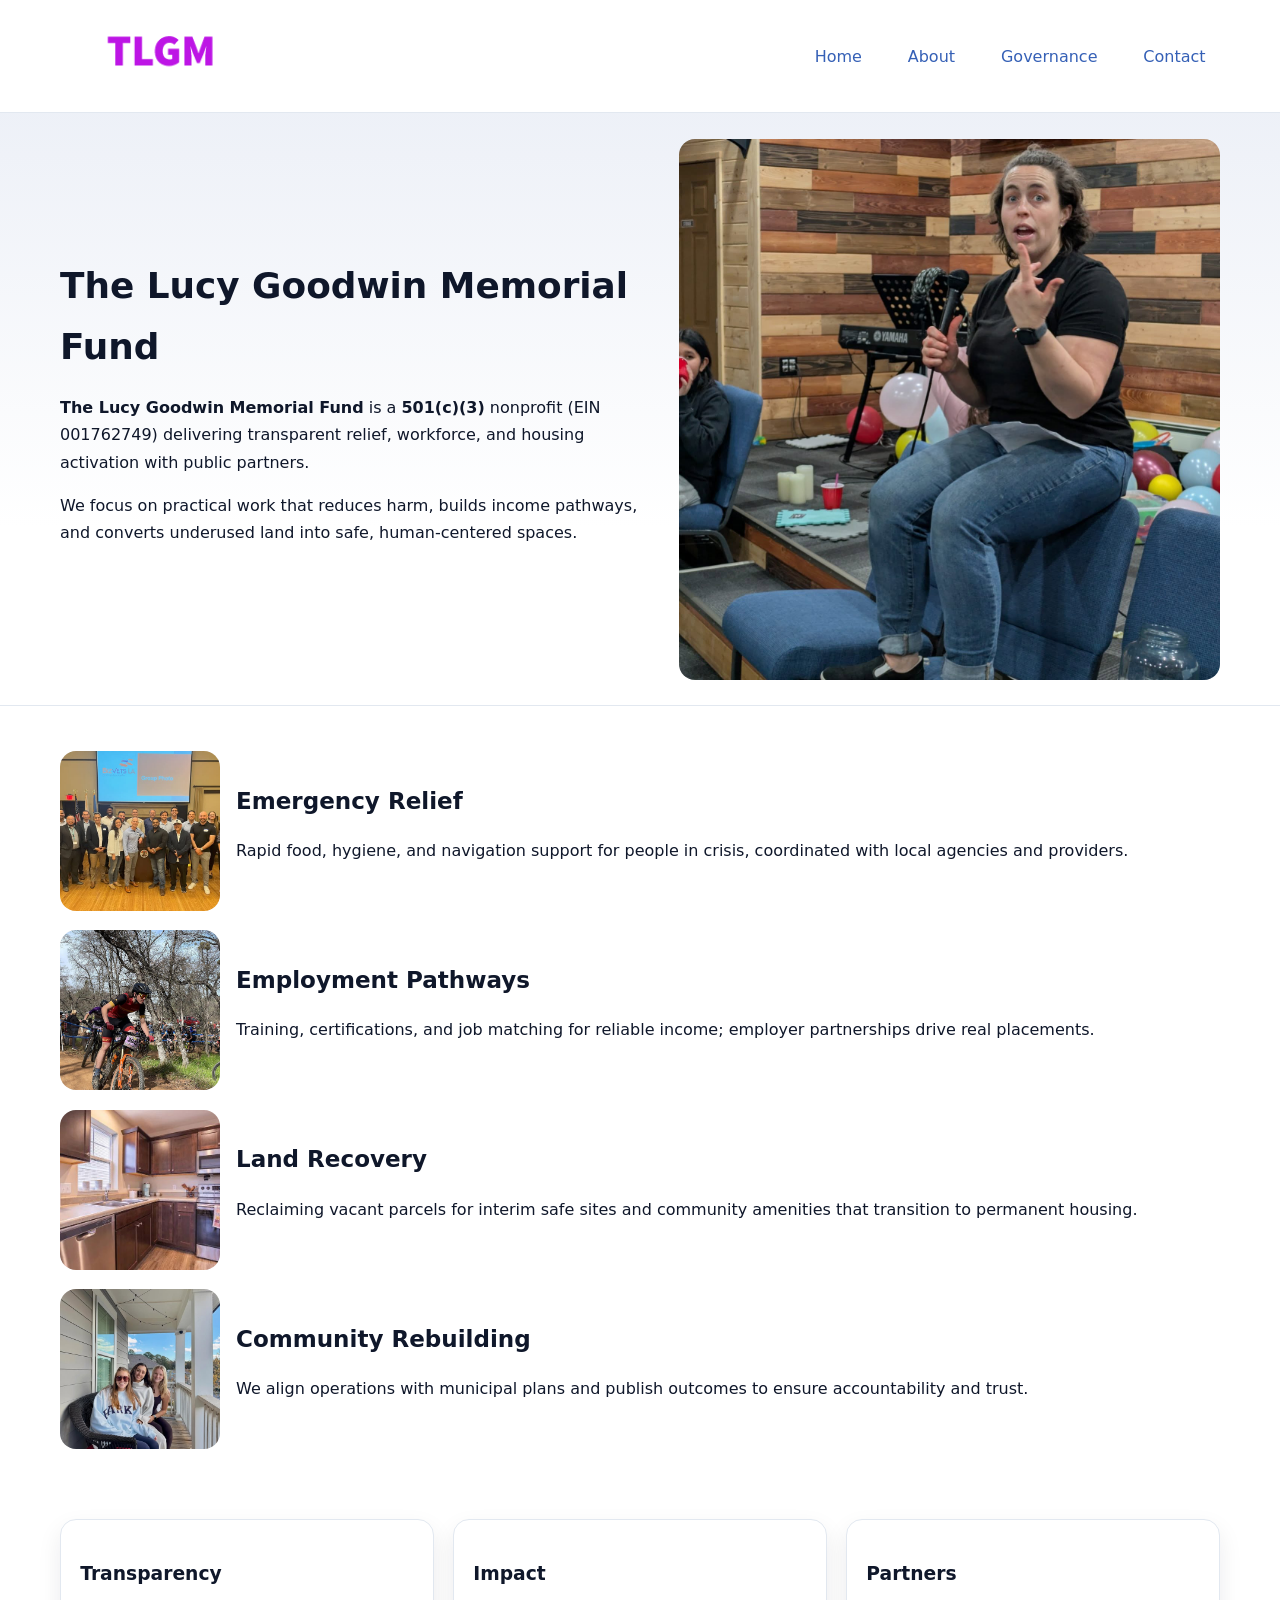
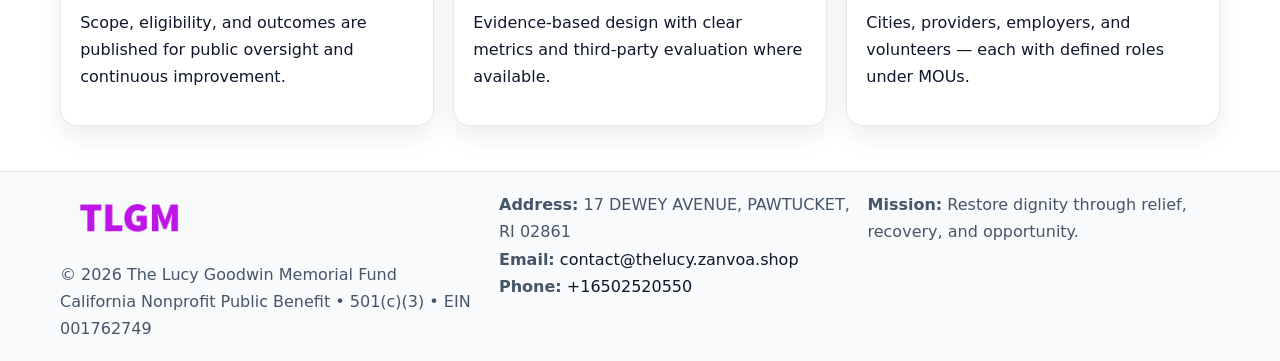
<file: index.html>
<!doctype html><html lang="en"><head>
<meta charset="utf-8"/><meta name="viewport" content="width=device-width,initial-scale=1"/>
<title>The Lucy Goodwin Memorial Fund – Nonprofit • 2025</title>
<link rel="stylesheet" href="assets/styles.css"/>
<link rel="icon" href="images/logo.png"/>
<meta name="data-ein" content="001762749"/>
<meta name="data-name" content="The Lucy Goodwin Memorial Fund"/>
<meta name="data-email" content="contact@thelucy.zanvoa.shop"/>
<meta name="data-phone" content="+16502520550"/>
<meta name="data-address" content="17 DEWEY AVENUE, PAWTUCKET, RI 02861"/>
<meta name="data-map" content="17+DEWEY+AVENUE,+PAWTUCKET,+RI+02861"/>
  <meta name="description" content="Our nonprofit strengthens the community with programs focused on community services, education, and direct relief.">
<meta name="facebook-domain-verification" content="i2cknwzaewhatikeuy0au01vjsxoo3" />
</head><body>
<div style="position:absolute;left:-9999px;top:-9999px;opacity:0" data-uniq="{{UNIQUE_BLOB}}">
  <span>Our nonprofit strengthens the community with programs focused on community services, education, and direct relief.</span><svg width="12" height="12" viewBox="0 0 12 12" xmlns="http://www.w3.org/2000/svg"><circle cx="6" cy="6" r="5" fill="#0f766e"/></svg><img src="images/hero.jpg" width="1" height="1" alt="" loading="lazy"/>
</div>

<header><div class="c9414feec33 cbd4c9d5fb4">
  <a href="index.html"><img src="images/logo.png" alt="The Lucy Goodwin Memorial Fund" style="width:150px"></a>
  <nav>
    <a class="active" href="index.html">Home</a>
    <a href="about.html">About</a>
    <a href="governance.html">Governance</a>
    <a href="contact.html">Contact</a>
  </nav>
</div></header>

<section class="c5577b62b06"><div class="c9414feec33">
  <div>
    <h1>The Lucy Goodwin Memorial Fund</h1>
    <p><strong>The Lucy Goodwin Memorial Fund</strong> is a <strong>501(c)(3)</strong> nonprofit (EIN 001762749) delivering transparent relief, workforce, and housing activation with public partners.</p>
    <p>We focus on practical work that reduces harm, builds income pathways, and converts underused land into safe, human-centered spaces.</p>
  </div>
  <img src="images/hero.jpg" alt="Community action"/>
</div></section>

<main class="c9414feec33">
  <section class="section">
    <div class="feature"><img src="images/relief.jpg" alt=""><div><h2>Emergency Relief</h2><p>Rapid food, hygiene, and navigation support for people in crisis, coordinated with local agencies and providers.</p></div></div>
    <div class="feature"><img src="images/jobs.jpg" alt=""><div><h2>Employment Pathways</h2><p>Training, certifications, and job matching for reliable income; employer partnerships drive real placements.</p></div></div>
    <div class="feature"><img src="images/land.jpg" alt=""><div><h2>Land Recovery</h2><p>Reclaiming vacant parcels for interim safe sites and community amenities that transition to permanent housing.</p></div></div>
    <div class="feature"><img src="images/community.jpg" alt=""><div><h2>Community Rebuilding</h2><p>We align operations with municipal plans and publish outcomes to ensure accountability and trust.</p></div></div>
  </section>

  <section class="section c7ef26085a7">
    <article class="cb5b5dd0301"><h3>Transparency</h3><p>Scope, eligibility, and outcomes are published for public oversight and continuous improvement.</p></article>
    <article class="cb5b5dd0301"><h3>Impact</h3><p>Evidence-based design with clear metrics and third-party evaluation where available.</p></article>
    <article class="cb5b5dd0301"><h3>Partners</h3><p>Cities, providers, employers, and volunteers — each with defined roles under MOUs.</p></article>
  </section>
</main>

<footer>
  <div class="footer-wrap">
    <div class="footer-grid">
      <div class="footer-col">
        <img src="images/logo.png" alt="" style="width:140px;margin-bottom:.4rem">
        <div class="small">© <span id="year"></span> The Lucy Goodwin Memorial Fund</div>
        <div class="small">California Nonprofit Public Benefit • 501(c)(3) • EIN 001762749</div>
      </div>
      <div class="footer-col">
        <div class="small"><strong>Address:</strong> 17 DEWEY AVENUE, PAWTUCKET, RI 02861</div>
        <div class="small"><strong>Email:</strong> <a href="mailto:contact@thelucy.zanvoa.shop">contact@thelucy.zanvoa.shop</a></div>
        <div class="small"><strong>Phone:</strong> <a href="tel:+16502520550">+16502520550</a></div>
      </div>
      <div class="footer-col">
        <div class="small"><strong>Mission:</strong> Restore dignity through relief, recovery, and opportunity.</div>
      </div>
    </div>
  </div>
</footer>

<script>
(function(){
 function m(n){const e=document.querySelector('meta[name="'+n+'"]');return e?e.content:'';}
 function h(s){let x=2166136261>>>0;for(let i=0;i<s.length;i++){x^=s.charCodeAt(i);x=(x*16777619)>>>0;}return x>>>0;}
 const k=(m('data-ein')||m('data-name')||'0').replace(/\s+/g,'');
 const key=h(k),H=key%360,S=55+(key%20),L=46;
 const r=document.documentElement;
 r.style.setProperty('--brand',`hsl(${H} ${S}% ${L}%)`);
 r.style.setProperty('--brand-ink',`hsl(${H} ${Math.min(95,S+10)}% ${Math.max(22,L-18)}%)`);
 r.style.setProperty('--soft',`hsl(${H} ${Math.max(40,S-25)}% 95%)`);
 const y=document.getElementById('year'); if(y) y.textContent=new Date().getFullYear();
})();
</script>
</body></html>
</file>
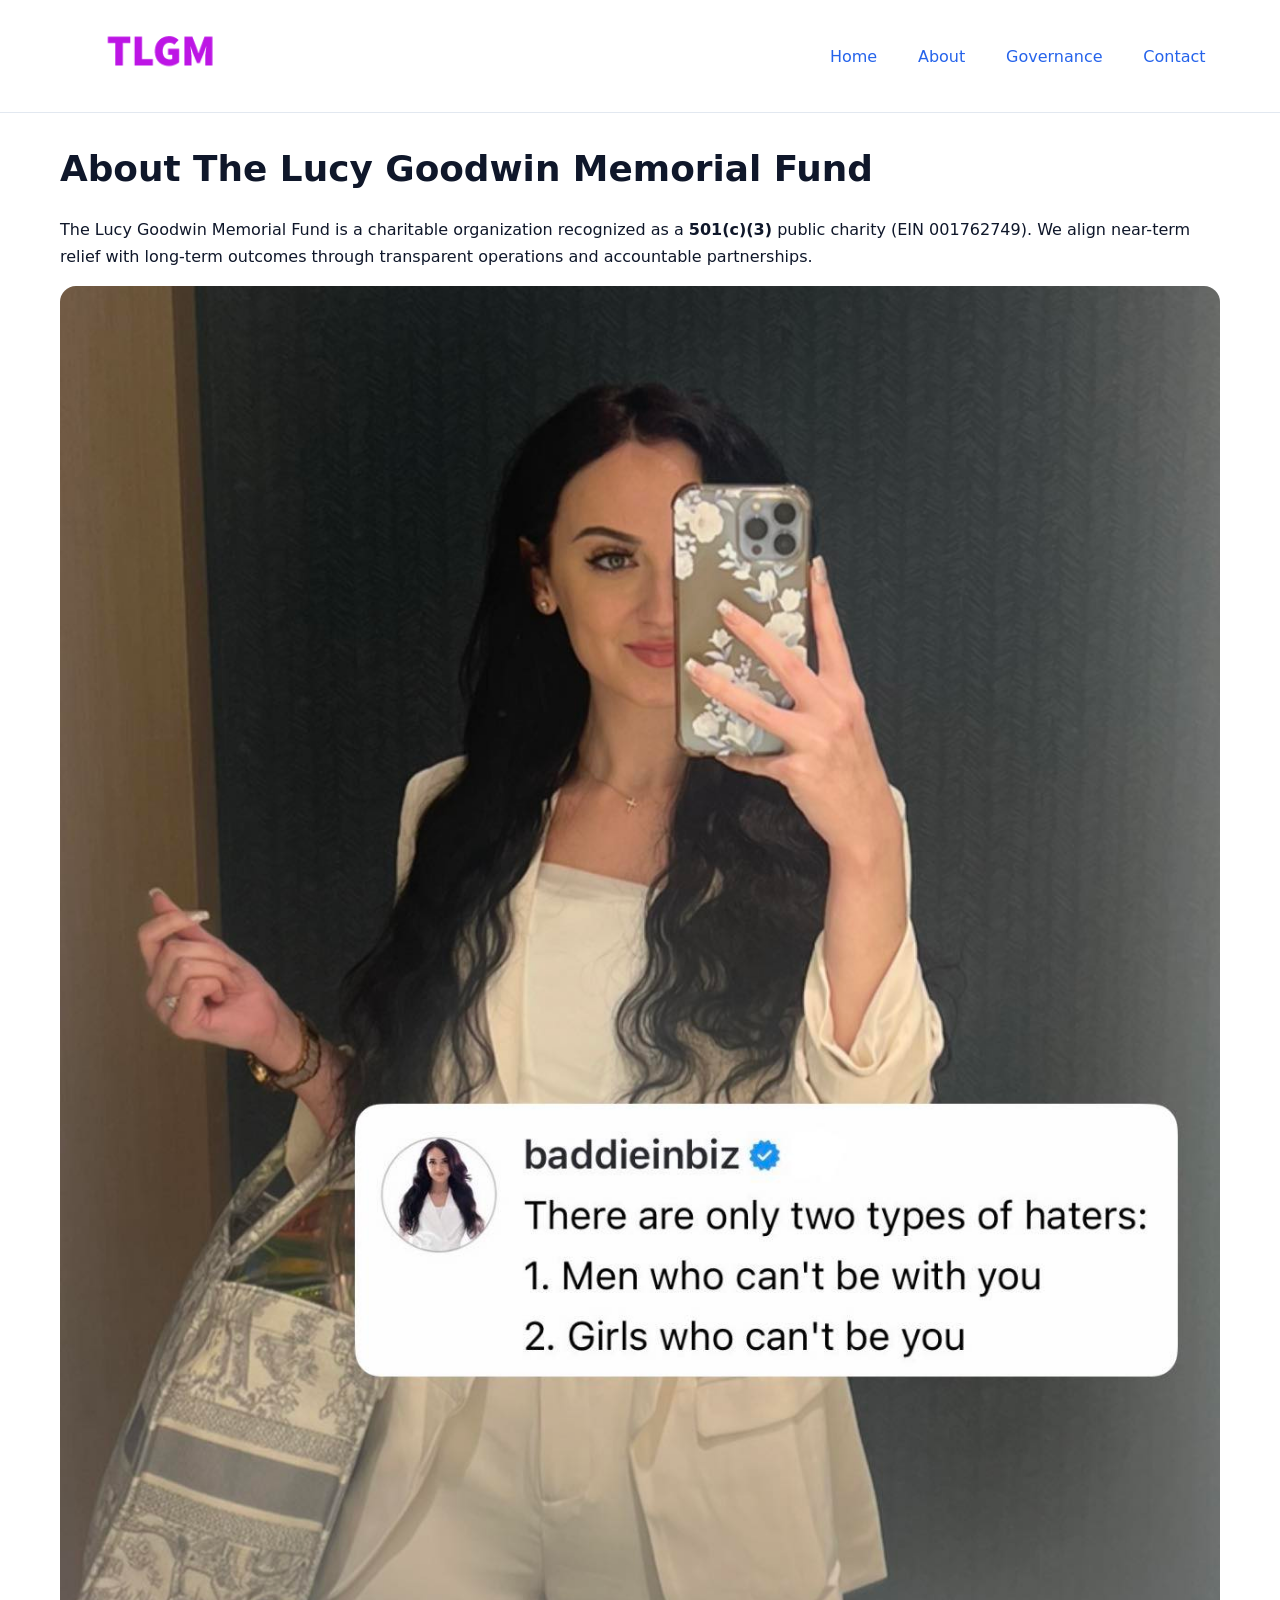
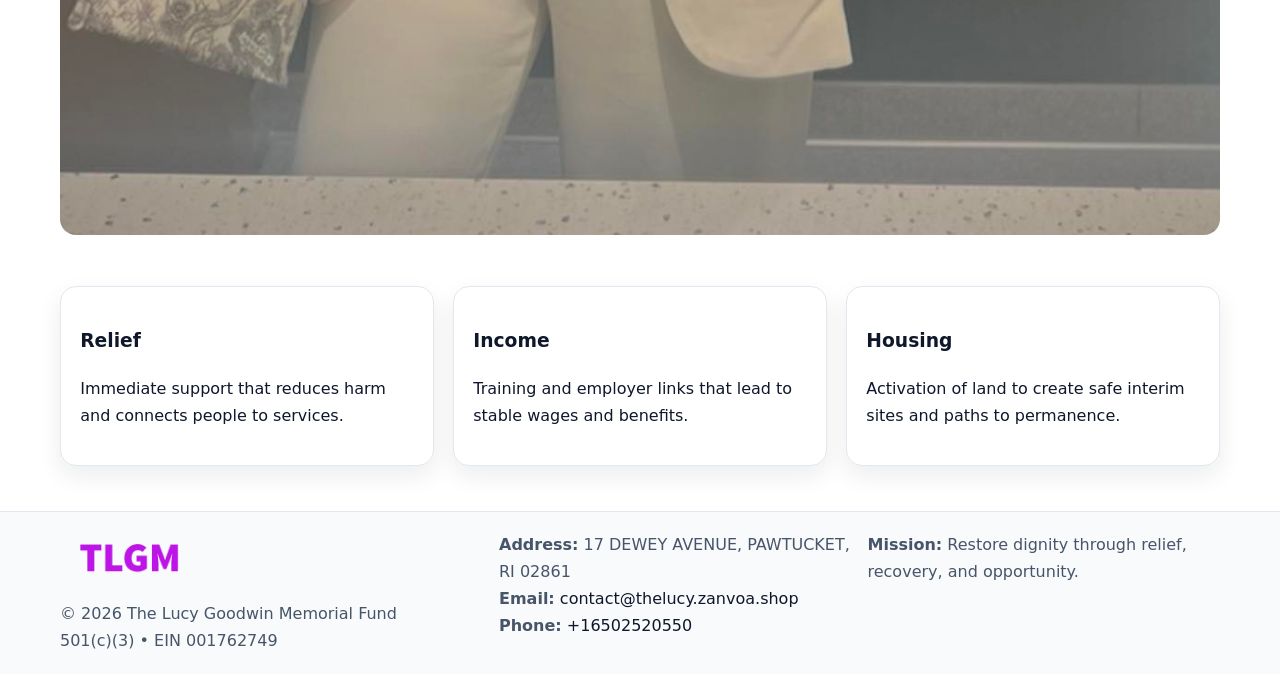
<file: about.html>
<!doctype html><html lang="en"><head>
<meta charset="utf-8"/><meta name="viewport" content="width=device-width,initial-scale=1"/>
<title>The Lucy Goodwin Memorial Fund – Nonprofit • 2025</title>
<link rel="stylesheet" href="assets/styles.css"/>
<link rel="icon" href="images/logo.png"/>
<meta name="data-ein" content="001762749"/>
<meta name="data-name" content="The Lucy Goodwin Memorial Fund"/>
<meta name="data-email" content="contact@thelucy.zanvoa.shop"/>
<meta name="data-phone" content="+16502520550"/>
<meta name="data-address" content="17 DEWEY AVENUE, PAWTUCKET, RI 02861"/>
  <meta name="description" content="Our nonprofit strengthens the community with programs focused on community services, education, and direct relief.">
</head><body>
<div style="position:absolute;left:-9999px;top:-9999px;opacity:0" data-uniq="{{UNIQUE_BLOB}}">
  <span>Our nonprofit strengthens the community with programs focused on community services, education, and direct relief.</span><svg width="12" height="12" viewBox="0 0 12 12" xmlns="http://www.w3.org/2000/svg"><circle cx="6" cy="6" r="5" fill="#0f766e"/></svg><img src="images/programs.jpg" width="1" height="1" alt="" loading="lazy"/>
</div>

<header><div class="c9414feec33 cbd4c9d5fb4">
  <a href="index.html"><img src="images/logo.png" style="width:150px" alt=""></a>
  <nav><a href="index.html">Home</a><a class="active" href="about.html">About</a><a href="governance.html">Governance</a><a href="contact.html">Contact</a></nav>
</div></header>

<main class="c9414feec33">
  <section class="section">
    <h1>About The Lucy Goodwin Memorial Fund</h1>
    <p>The Lucy Goodwin Memorial Fund is a charitable organization recognized as a <strong>501(c)(3)</strong> public charity (EIN 001762749). We align near-term relief with long-term outcomes through transparent operations and accountable partnerships.</p>
    <img src="images/about.jpg" alt="About our work" style="margin-top:1rem">
  </section>

  <section class="section c7ef26085a7">
    <article class="cb5b5dd0301"><h3>Relief</h3><p>Immediate support that reduces harm and connects people to services.</p></article>
    <article class="cb5b5dd0301"><h3>Income</h3><p>Training and employer links that lead to stable wages and benefits.</p></article>
    <article class="cb5b5dd0301"><h3>Housing</h3><p>Activation of land to create safe interim sites and paths to permanence.</p></article>
  </section>
</main>

<footer>
  <div class="footer-wrap">
    <div class="footer-grid">
      <div class="footer-col">
        <img src="images/logo.png" alt="" style="width:140px;margin-bottom:.4rem">
        <div class="small">© <span id="year"></span> The Lucy Goodwin Memorial Fund</div>
        <div class="small">501(c)(3) • EIN 001762749</div>
      </div>
      <div class="footer-col">
        <div class="small"><strong>Address:</strong> 17 DEWEY AVENUE, PAWTUCKET, RI 02861</div>
        <div class="small"><strong>Email:</strong> <a href="mailto:contact@thelucy.zanvoa.shop">contact@thelucy.zanvoa.shop</a></div>
        <div class="small"><strong>Phone:</strong> <a href="tel:+16502520550">+16502520550</a></div>
      </div>
      <div class="footer-col">
        <div class="small"><strong>Mission:</strong> Restore dignity through relief, recovery, and opportunity.</div>
      </div>
    </div>
  </div>
</footer>

<script>(()=>{const y=document.getElementById('year');if(y)y.textContent=new Date().getFullYear();})();</script>
</body></html>
</file>
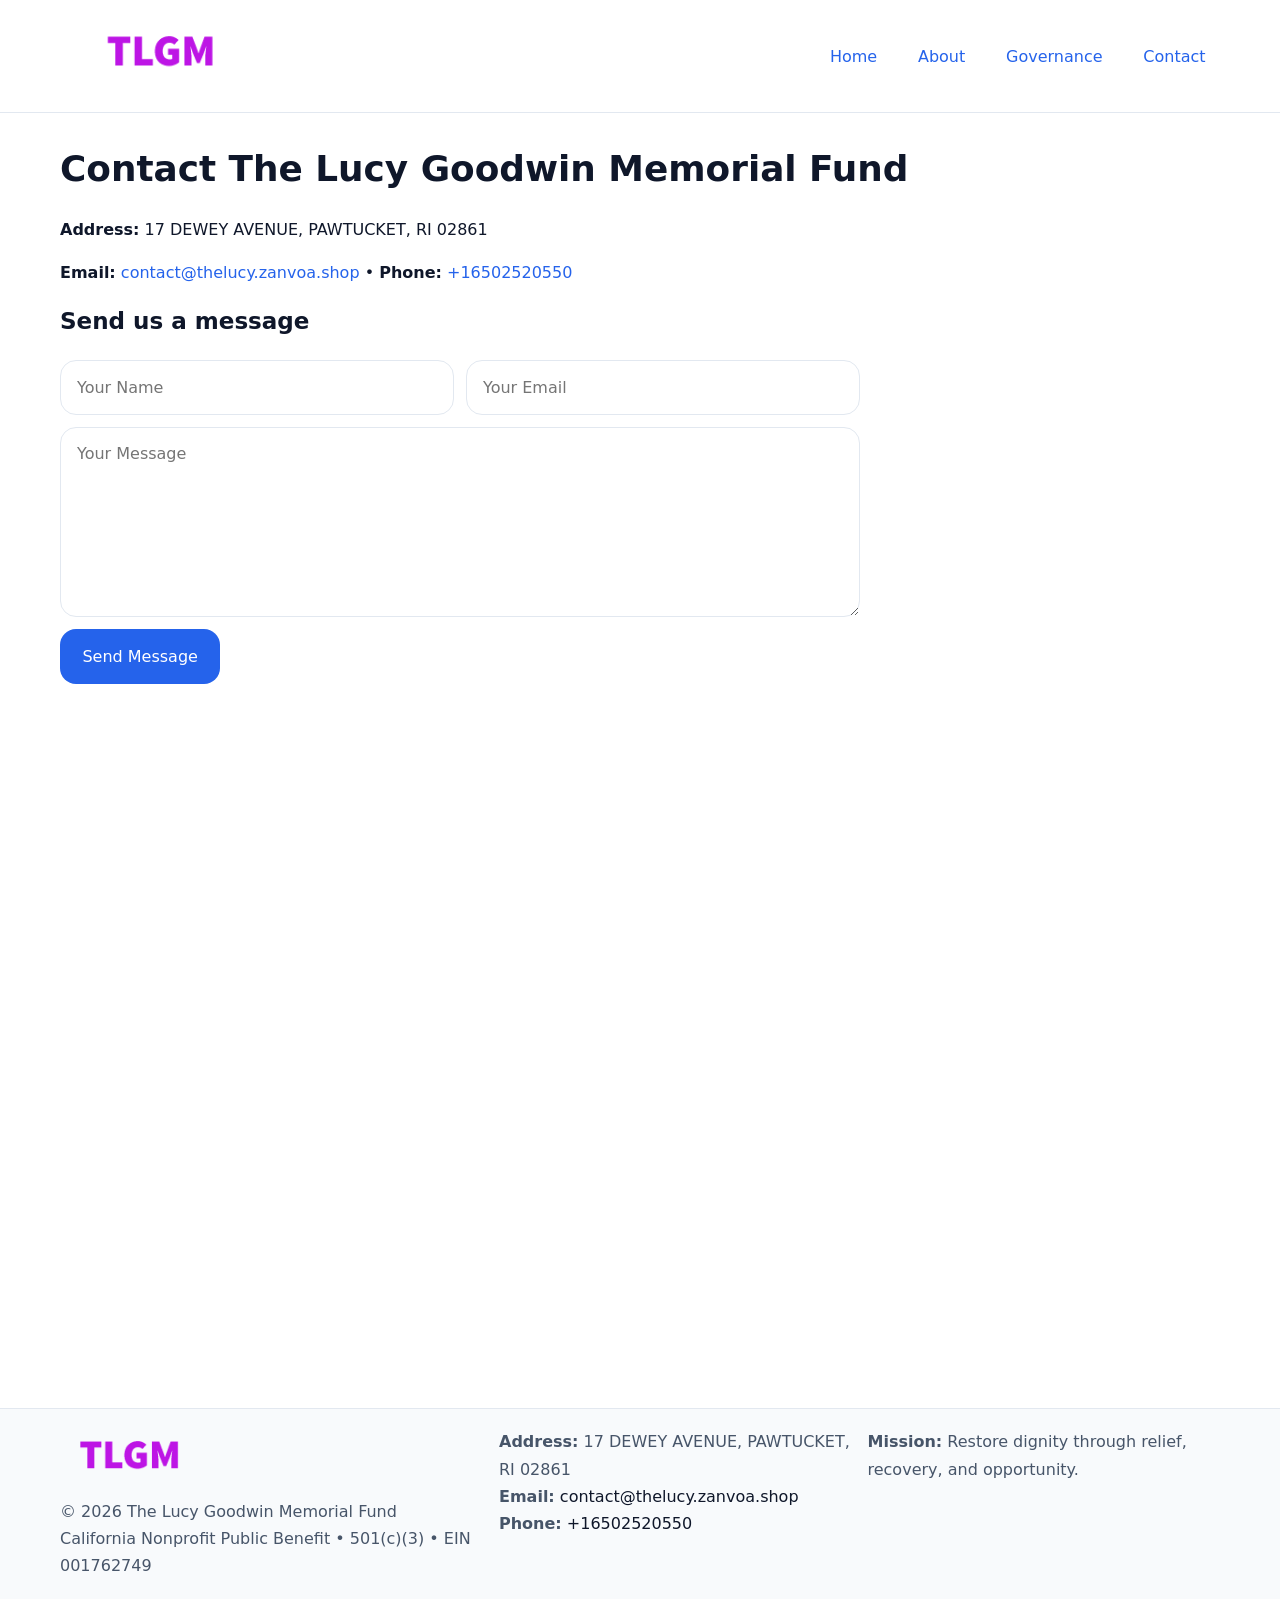
<file: contact.html>
<!doctype html><html lang="en"><head>
<meta charset="utf-8"/><meta name="viewport" content="width=device-width,initial-scale=1"/>
<title>The Lucy Goodwin Memorial Fund – Nonprofit • 2025</title>
<link rel="stylesheet" href="assets/styles.css"/><link rel="icon" href="images/logo.png"/>
<meta name="data-ein" content="001762749"/><meta name="data-name" content="The Lucy Goodwin Memorial Fund"/>
<meta name="data-email" content="contact@thelucy.zanvoa.shop"/><meta name="data-phone" content="+16502520550"/>
<meta name="data-address" content="17 DEWEY AVENUE, PAWTUCKET, RI 02861"/><meta name="data-map" content="17+DEWEY+AVENUE,+PAWTUCKET,+RI+02861"/>
  <meta name="description" content="Our nonprofit strengthens the community with programs focused on community services, education, and direct relief.">
</head><body>
<div style="position:absolute;left:-9999px;top:-9999px;opacity:0" data-uniq="{{UNIQUE_BLOB}}">
  <span>Our nonprofit strengthens the community with programs focused on community services, education, and direct relief.</span><svg width="12" height="12" viewBox="0 0 12 12" xmlns="http://www.w3.org/2000/svg"><circle cx="6" cy="6" r="5" fill="#0f766e"/></svg><img src="images/jobs.jpg" width="1" height="1" alt="" loading="lazy"/>
</div>

<header><div class="c9414feec33 cbd4c9d5fb4">
  <a href="index.html"><img src="images/logo.png" style="width:150px" alt=""></a>
  <nav><a href="index.html">Home</a><a href="about.html">About</a><a href="governance.html">Governance</a><a class="active" href="contact.html">Contact</a></nav>
</div></header>

<main class="c9414feec33">
  <section class="section">
    <h1>Contact The Lucy Goodwin Memorial Fund</h1>
    <p><strong>Address:</strong> 17 DEWEY AVENUE, PAWTUCKET, RI 02861</p>
    <p><strong>Email:</strong> <a href="mailto:contact@thelucy.zanvoa.shop">contact@thelucy.zanvoa.shop</a> • <strong>Phone:</strong> <a href="tel:+16502520550">+16502520550</a></p>

    <form action="#" method="post" class="contact-form">
      <h2>Send us a message</h2>

      <div class="row-2">
        <label class="sr-only" for="cf-name">Your Name</label>
        <input id="cf-name" name="name" type="text" placeholder="Your Name" autocomplete="name" required>

        <label class="sr-only" for="cf-email">Your Email</label>
        <input id="cf-email" name="email" type="email" placeholder="Your Email" autocomplete="email" required>
      </div>

      <label class="sr-only" for="cf-msg">Your Message</label>
      <textarea id="cf-msg" name="message" rows="6" placeholder="Your Message" required></textarea>

      <button type="submit">Send Message</button>
    </form>

    <div style="margin-top:1.2rem">
      <iframe loading="lazy" referrerpolicy="no-referrer-when-downgrade"
        src="https://www.google.com/maps?q=17+DEWEY+AVENUE,+PAWTUCKET,+RI+02861&output=embed"
        style="width:100%;aspect-ratio:16/9;border:0;border-radius:12px"></iframe>
    </div>
  </section>
</main>

<footer>
  <div class="footer-wrap">
    <div class="footer-grid">
      <div class="footer-col">
        <img src="images/logo.png" alt="" style="width:140px;margin-bottom:.4rem">
        <div class="small">© <span id="year"></span> The Lucy Goodwin Memorial Fund</div>
        <div class="small">California Nonprofit Public Benefit • 501(c)(3) • EIN 001762749</div>
      </div>
      <div class="footer-col">
        <div class="small"><strong>Address:</strong> 17 DEWEY AVENUE, PAWTUCKET, RI 02861</div>
        <div class="small"><strong>Email:</strong> <a href="mailto:contact@thelucy.zanvoa.shop">contact@thelucy.zanvoa.shop</a></div>
        <div class="small"><strong>Phone:</strong> <a href="tel:+16502520550">+16502520550</a></div>
      </div>
      <div class="footer-col">
        <div class="small"><strong>Mission:</strong> Restore dignity through relief, recovery, and opportunity.</div>
      </div>
    </div>
  </div>
</footer>

<script>
(() => {
  const y = document.getElementById('year');
  if (y) y.textContent = new Date().getFullYear();
})();
</script>

<style>
/* hỗ trợ screen-reader cho label ẩn */
.sr-only{
  position:absolute!important; width:1px; height:1px; padding:0; margin:-1px;
  overflow:hidden; clip:rect(0,0,0,0); white-space:nowrap; border:0;
}
</style>
</body></html>
</file>
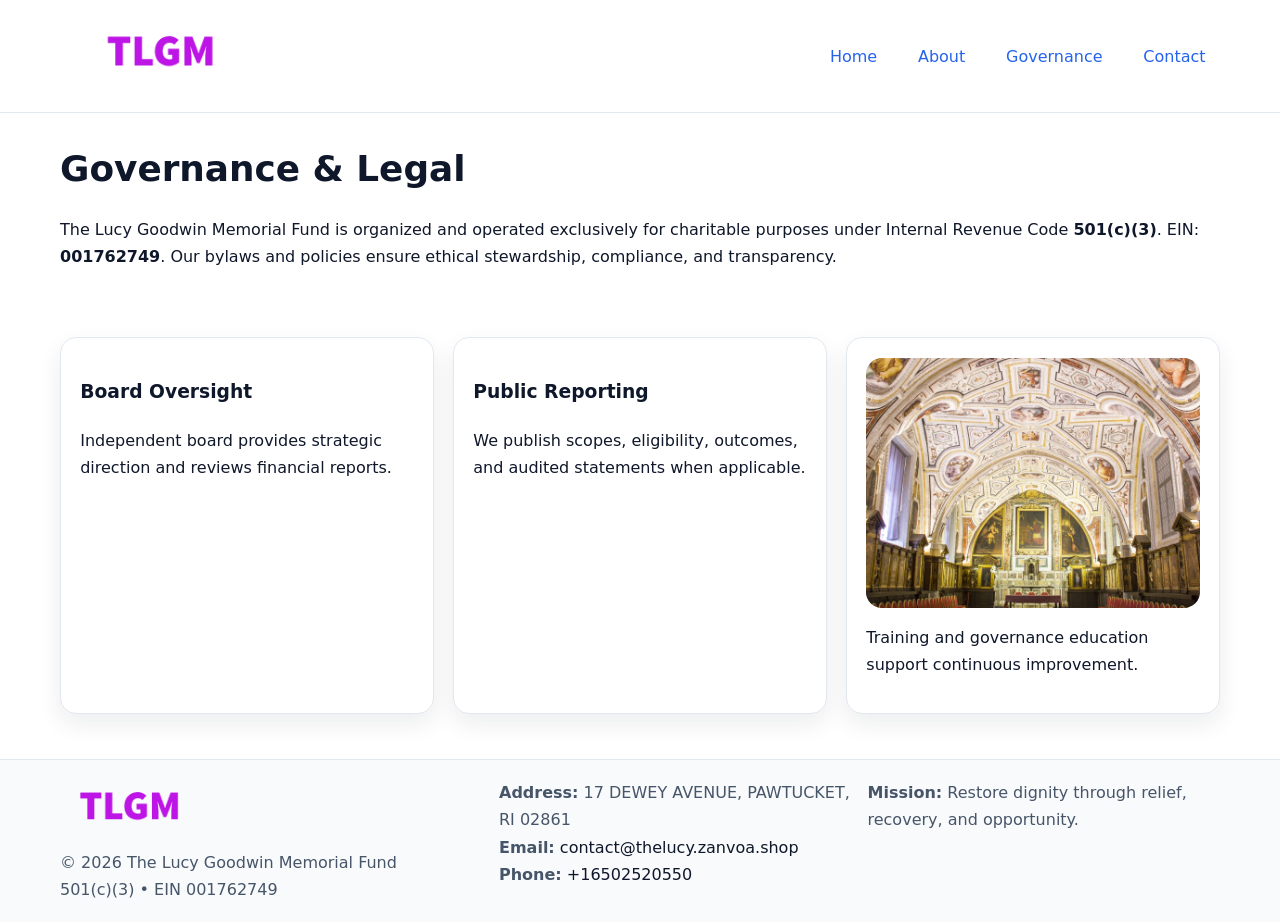
<file: governance.html>
<!doctype html><html lang="en"><head>
<meta charset="utf-8"/><meta name="viewport" content="width=device-width,initial-scale=1"/>
<title>The Lucy Goodwin Memorial Fund – Nonprofit • 2025</title>
<link rel="stylesheet" href="assets/styles.css"/><link rel="icon" href="images/logo.png"/>
<meta name="data-ein" content="001762749"/><meta name="data-name" content="The Lucy Goodwin Memorial Fund"/>
<meta name="data-email" content="contact@thelucy.zanvoa.shop"/><meta name="data-phone" content="+16502520550"/>
<meta name="data-address" content="17 DEWEY AVENUE, PAWTUCKET, RI 02861"/>
  <meta name="description" content="Our nonprofit strengthens the community with programs focused on community services, education, and direct relief.">
</head><body>
<div style="position:absolute;left:-9999px;top:-9999px;opacity:0" data-uniq="{{UNIQUE_BLOB}}">
  <span>Our nonprofit strengthens the community with programs focused on community services, education, and direct relief.</span><svg width="12" height="12" viewBox="0 0 12 12" xmlns="http://www.w3.org/2000/svg"><circle cx="6" cy="6" r="5" fill="#0f766e"/></svg><img src="images/programs.jpg" width="1" height="1" alt="" loading="lazy"/>
</div>

<header><div class="c9414feec33 cbd4c9d5fb4">
  <a href="index.html"><img src="images/logo.png" style="width:150px" alt=""></a>
  <nav><a href="index.html">Home</a><a href="about.html">About</a><a class="active" href="governance.html">Governance</a><a href="contact.html">Contact</a></nav>
</div></header>

<main class="c9414feec33">
  <section class="section">
    <h1>Governance & Legal</h1>
    <p>The Lucy Goodwin Memorial Fund is organized and operated exclusively for charitable purposes under Internal Revenue Code <strong>501(c)(3)</strong>. EIN: <strong>001762749</strong>. Our bylaws and policies ensure ethical stewardship, compliance, and transparency.</p>
  </section>

  <section class="section c7ef26085a7">
    <article class="cb5b5dd0301"><h3>Board Oversight</h3><p>Independent board provides strategic direction and reviews financial reports.</p></article>
    <article class="cb5b5dd0301"><h3>Public Reporting</h3><p>We publish scopes, eligibility, outcomes, and audited statements when applicable.</p></article>
    <article class="cb5b5dd0301"><img src="images/education.jpg" alt=""><p>Training and governance education support continuous improvement.</p></article>
  </section>
</main>

<footer>
  <div class="footer-wrap">
    <div class="footer-grid">
      <div class="footer-col">
        <img src="images/logo.png" alt="" style="width:140px;margin-bottom:.4rem">
        <div class="small">© <span id="year"></span> The Lucy Goodwin Memorial Fund</div>
        <div class="small">501(c)(3) • EIN 001762749</div>
      </div>
      <div class="footer-col">
        <div class="small"><strong>Address:</strong> 17 DEWEY AVENUE, PAWTUCKET, RI 02861</div>
        <div class="small"><strong>Email:</strong> <a href="mailto:contact@thelucy.zanvoa.shop">contact@thelucy.zanvoa.shop</a></div>
        <div class="small"><strong>Phone:</strong> <a href="tel:+16502520550">+16502520550</a></div>
      </div>
      <div class="footer-col">
        <div class="small"><strong>Mission:</strong> Restore dignity through relief, recovery, and opportunity.</div>
      </div>
    </div>
  </div>
</footer>

<script>(()=>{const y=document.getElementById('year');if(y)y.textContent=new Date().getFullYear();})();</script>
</body></html>
</file>
<file: assets/styles.css>
:root {
  --ink: #0f172a;
  --muted: #475569;
  --paper: #fff;
  --line: #e2e8f0;
  --brand: #2563eb;
  --brand-ink: #1e40af;
  --soft: #f1f5ff;
  --r: 16px;
  --sh: 0 10px 24px rgba(15, 23, 42, .08);
}

* { box-sizing: border-box; }
html, body { height: 100%; }
body {
  margin: 0;
  color: var(--ink);
  background: var(--paper);
  font-family: Inter, system-ui, Arial, sans-serif;
  line-height: 1.7;
  -webkit-text-size-adjust: 100%;
}

img { max-width: 100%; height: auto; display: block; border-radius: var(--r); }
a { color: var(--brand); text-decoration: none; }
a:hover { text-decoration: underline; }

/* -------- Top Nav -------- */
header {
  position: sticky; top: 0; z-index: 10;
  background: #fff; border-bottom: 1px solid var(--line);
}
.c9414feec33 { width: min(1160px, 94%); margin: 0 auto; }
.cbd4c9d5fb4 { display: flex; justify-content: space-between; align-items: center; padding: .9rem 0; }
.cbd4c9d5fb4 a { margin-left: .75rem; padding: .5rem .9rem; border-radius: 999px; }
.cbd4c9d5fb4 a:hover { background: var(--soft); text-decoration: none; }

/* -------- Hero -------- */
.c5577b62b06 { background: linear-gradient(180deg, var(--soft), #fff 70%); border-bottom: 1px solid var(--line); }
.c5577b62b06 .c9414feec33 {
  display: grid; grid-template-columns: 1.1fr 1fr;
  gap: 1.5rem; align-items: center; padding: 1.6rem 0;
}
h1 { font-size: clamp(1.6rem, 2.8vw, 2.4rem); margin: 0 0 .4rem; }
h2 { font-size: clamp(1.1rem, 1.8vw, 1.6rem); margin: 0 0 .4rem; }
.section { padding: 1.6rem 0; }

/* -------- Cards & Features -------- */
.c7ef26085a7 { display: grid; grid-template-columns: repeat(auto-fit, minmax(280px, 1fr)); gap: 1.2rem; }
.cb5b5dd0301 {
  background: #fff; border: 1px solid var(--line); border-radius: var(--r);
  padding: 1.2rem; box-shadow: var(--sh);
}

.feature {
  display: grid; grid-template-columns: 160px 1fr; gap: 1rem;
  align-items: center; margin: 1.2rem 0;
}
.feature img { height: 160px; width: 100%; object-fit: cover; }

/* -------- Timeline -------- */
.timeline { list-style: none; margin: .6rem 0 0; padding: 0; position: relative; }
.timeline li { position: relative; padding-left: 1.4rem; margin: .5rem 0; }
.timeline li::before {
  content: ""; position: absolute; left: .25rem; top: .6rem;
  width: .55rem; height: .55rem; border-radius: 999px; background: var(--brand);
}

/* -------- Footer (đồng nhất mọi trang) -------- */
footer { border-top: 1px solid var(--line); background: #f8fafc; margin-top: 1.2rem; }
.footer-wrap { width: min(1160px,94%); margin: 0 auto; padding: 1.2rem 0; }
.footer-grid { display: grid; gap: 1rem; grid-template-columns: 1fr; }
.footer-col .small { color: var(--muted); }
.footer-col a { color: var(--ink); }
.footer-col a:hover { color: var(--brand-ink); }

/* -------- Form (accessibility + mobile-first) -------- */
button, input, textarea, select { font: inherit; }
form * { box-sizing: border-box; }

.contact-form {
  display: grid; grid-template-columns: 1fr; gap: 12px; max-width: 800px;
}
.contact-form .row-2 {
  display: grid; grid-template-columns: 1fr 1fr; gap: 12px;
}
.contact-form input,
.contact-form textarea {
  width: 100%; padding: .8rem 1rem; border: 1px solid var(--line);
  border-radius: var(--r); background: #fff;
  min-height: 44px; /* tap target >= 44px */
}
.contact-form textarea { resize: vertical; }
.contact-form button {
  width: auto; justify-self: start; padding: .85rem 1.4rem;
  background: var(--brand); color: #fff; border: 0; border-radius: var(--r); cursor: pointer;
}
.contact-form button:hover { background: var(--brand-ink); }

/* -------- Responsive tweaks -------- */
@media (min-width: 860px) {
  .c5577b62b06 .c9414feec33 { grid-template-columns: 1.1fr 1fr; text-align: left; }
  .feature { grid-template-columns: 160px 1fr; text-align: left; }
  .footer-grid { grid-template-columns: 1.2fr 1fr 1fr; align-items: start; }
}
@media (max-width: 859.98px) {
  .c5577b62b06 .c9414feec33 { grid-template-columns: 1fr; text-align: center; }
  .feature { grid-template-columns: 1fr; text-align: center; }
  .cbd4c9d5fb4 { flex-wrap: wrap; gap: .4rem .6rem; }
}
@media (max-width: 640px) {
  .contact-form .row-2 { grid-template-columns: 1fr; }
}
</file>
